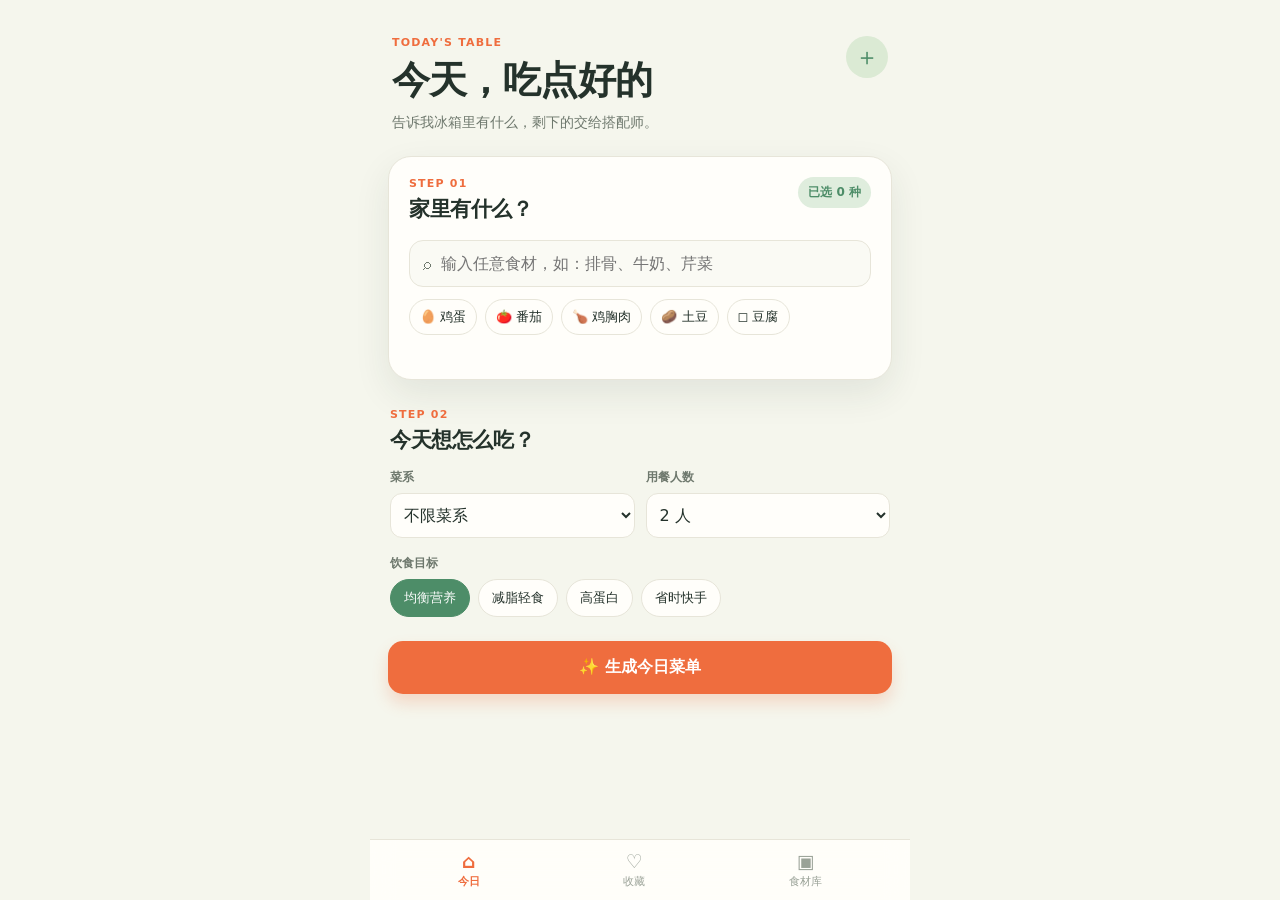
<file: index.html>
<!doctype html>
<html lang="zh-CN">
  <head>
    <meta charset="UTF-8" />
    <meta name="viewport" content="width=device-width, initial-scale=1.0" />
    <meta name="theme-color" content="#f5f6ed" />
    <meta name="description" content="根据家中现有食材和饮食偏好，为你智能搭配今天的菜单。" />
    <meta property="og:title" content="今天吃什么 · 智能菜单" />
    <meta property="og:description" content="告诉我冰箱里有什么，剩下的交给搭配师。" />
    <link rel="manifest" href="./manifest.webmanifest" />
    <link rel="icon" href="./icon.svg" type="image/svg+xml" />
    <title>今天吃什么 · 智能菜单</title>
    <link rel="stylesheet" href="./styles.css" />
  </head>
  <body>
    <main class="app-shell">
      <header class="hero">
        <div class="hero-copy">
          <p class="eyebrow">TODAY'S TABLE</p>
          <h1>今天，吃点好的</h1>
          <p>告诉我冰箱里有什么，剩下的交给搭配师。</p>
        </div>
        <button id="install-button" class="profile-button" type="button" aria-label="安装到设备" title="安装到设备">＋</button>
      </header>

      <section class="card pantry-card" aria-labelledby="pantry-title">
        <div class="section-heading">
          <div>
            <p class="section-kicker">STEP 01</p>
            <h2 id="pantry-title">家里有什么？</h2>
          </div>
          <span id="selected-count" class="count-badge">已选 0 种</span>
        </div>

        <div class="ingredient-search">
          <span aria-hidden="true">⌕</span>
          <input id="ingredient-search" type="search" placeholder="输入任意食材，如：排骨、牛奶、芹菜" autocomplete="off" />
        </div>
        <div class="quick-add" aria-label="常用食材">
          <button type="button" class="quick-chip" data-ingredient="鸡蛋">🥚 鸡蛋</button>
          <button type="button" class="quick-chip" data-ingredient="番茄">🍅 番茄</button>
          <button type="button" class="quick-chip" data-ingredient="鸡胸肉">🍗 鸡胸肉</button>
          <button type="button" class="quick-chip" data-ingredient="土豆">🥔 土豆</button>
          <button type="button" class="quick-chip" data-ingredient="豆腐">◻️ 豆腐</button>
        </div>
        <div id="selected-ingredients" class="selected-ingredients" aria-live="polite"></div>
        <div id="ingredient-results" class="ingredient-results" aria-live="polite"></div>
      </section>

      <section class="preferences" aria-labelledby="preference-title">
        <div class="section-heading compact-heading">
          <div>
            <p class="section-kicker">STEP 02</p>
            <h2 id="preference-title">今天想怎么吃？</h2>
          </div>
        </div>
        <div class="preference-row">
          <label>
            <span>菜系</span>
            <select id="cuisine-select">
              <option value="不限">不限菜系</option>
              <option value="家常">家常菜</option>
              <option value="川味">川味</option>
              <option value="粤式">粤式</option>
              <option value="江南">江南菜</option>
              <option value="闽南">闽南菜</option>
              <option value="北方">北方菜</option>
              <option value="轻食">轻食</option>
            </select>
          </label>
          <label>
            <span>用餐人数</span>
            <select id="people-select">
              <option value="1">1 人</option>
              <option value="2" selected>2 人</option>
              <option value="3">3 人</option>
              <option value="4">4 人</option>
            </select>
          </label>
        </div>
        <p class="option-label">饮食目标</p>
        <div class="goal-options" role="group" aria-label="饮食目标">
          <button type="button" class="goal-chip active" data-goal="均衡营养">均衡营养</button>
          <button type="button" class="goal-chip" data-goal="减脂轻食">减脂轻食</button>
          <button type="button" class="goal-chip" data-goal="高蛋白">高蛋白</button>
          <button type="button" class="goal-chip" data-goal="省时快手">省时快手</button>
        </div>
      </section>

      <button id="recommend-button" class="recommend-button" type="button">
        <span>✨</span> 生成今日菜单
      </button>

      <section id="recommendation" class="recommendation hidden" aria-live="polite">
        <div class="recommendation-topline">
          <div>
            <p class="section-kicker">YOUR MENU</p>
            <h2>为你搭配这一餐</h2>
          </div>
          <button id="refresh-button" class="text-button" type="button">↻ 换一批</button>
        </div>
        <p id="menu-reason" class="menu-reason"></p>
        <div id="dish-list" class="dish-list"></div>
        <div id="nutrition-summary" class="nutrition-summary"></div>
        <button id="shopping-button" class="shopping-button" type="button">查看缺少的食材</button>
      </section>

      <section id="favorites-panel" class="utility-page hidden" aria-labelledby="favorites-title">
        <div class="section-heading">
          <div>
            <p class="section-kicker">MY RECIPES</p>
            <h2 id="favorites-title">我的收藏</h2>
          </div>
          <span id="favorites-count" class="count-badge">0 道菜</span>
        </div>
        <p class="utility-intro">在菜谱详情页点“收藏这道菜”，下次就能在这里快速找到。</p>
        <div id="favorites-list" class="dish-list"></div>
      </section>

      <section id="library-panel" class="utility-page hidden" aria-labelledby="library-title">
        <div class="section-heading">
          <div>
            <p class="section-kicker">INGREDIENT LIBRARY</p>
            <h2 id="library-title">食材库</h2>
          </div>
          <span class="count-badge">点选即可添加</span>
        </div>
        <p class="utility-intro">按类别挑选家里现有的食材，它们会自动加入首页的“家里有什么”。</p>
        <div id="library-list" class="library-list"></div>
      </section>
    </main>

    <nav class="bottom-nav" aria-label="底部导航">
      <button class="nav-item active" type="button" data-view="today"><span>⌂</span>今日</button>
      <button class="nav-item" type="button" data-view="favorites"><span>♡</span>收藏</button>
      <button class="nav-item" type="button" data-view="library"><span>▣</span>食材库</button>
    </nav>

    <dialog id="recipe-dialog" class="recipe-dialog">
      <button class="dialog-close" type="button" aria-label="关闭">×</button>
      <div id="recipe-content"></div>
    </dialog>
    <dialog id="shopping-dialog" class="shopping-dialog">
      <button class="dialog-close" type="button" aria-label="关闭">×</button>
      <h2>补货清单</h2>
      <p>完成这套餐食，只差这些：</p>
      <ul id="shopping-list"></ul>
      <button class="dialog-action" type="button">保存到采购清单</button>
    </dialog>

    <script src="./app.js?v=5"></script>
  </body>
</html>
</file>
<file: styles.css>
:root {
  --ink: #24322b;
  --muted: #6e786d;
  --paper: #f5f6ed;
  --card: #fffefa;
  --orange: #ef6d3e;
  --orange-dark: #d9582d;
  --green: #4d8d68;
  --green-light: #dfeddd;
  --line: #e7e5d9;
  --shadow: 0 14px 36px rgba(38, 60, 43, .09);
}

* { box-sizing: border-box; }
body { margin: 0; color: var(--ink); background: var(--paper); font-family: "Microsoft YaHei", "PingFang SC", system-ui, sans-serif; }
button, input, select { font: inherit; }
button { cursor: pointer; }
.app-shell { width: min(100%, 540px); margin: 0 auto; padding: 24px 18px 108px; }
.hero { display: flex; align-items: start; justify-content: space-between; padding: 12px 4px 24px; }
.eyebrow, .section-kicker { margin: 0; color: var(--orange); font-size: 11px; font-weight: 700; letter-spacing: 1.2px; }
.hero h1 { margin: 6px 0 8px; font-size: clamp(31px, 8vw, 38px); letter-spacing: -.9px; }
.hero p:not(.eyebrow) { margin: 0; color: var(--muted); font-size: 14px; }
.profile-button { border: 0; border-radius: 50%; background: #dbead4; width: 42px; height: 42px; color: var(--green); font-size: 24px; font-weight: 400; line-height: 1; }
.profile-button.install-ready { background: var(--green); color: #fff; }
.card { padding: 20px; border: 1px solid var(--line); border-radius: 23px; background: var(--card); box-shadow: var(--shadow); }
.section-heading { display: flex; align-items: start; justify-content: space-between; gap: 12px; }
.section-heading h2, .recommendation h2 { margin: 5px 0 0; font-size: 21px; letter-spacing: -.4px; }
.count-badge { padding: 7px 10px; border-radius: 999px; color: var(--green); background: var(--green-light); font-size: 12px; font-weight: 700; white-space: nowrap; }
.ingredient-search { display: flex; gap: 10px; align-items: center; margin: 17px 0 12px; padding: 0 13px; border: 1px solid var(--line); border-radius: 14px; background: #fafaf4; color: var(--muted); }
.ingredient-search input { width: 100%; padding: 13px 0; border: 0; outline: 0; background: transparent; color: var(--ink); }
.quick-add, .goal-options, .selected-ingredients { display: flex; flex-wrap: wrap; gap: 8px; }
.quick-chip, .goal-chip, .ingredient-option { border: 1px solid var(--line); border-radius: 999px; background: var(--card); color: var(--ink); font-size: 13px; }
.quick-chip { padding: 8px 10px; }
.quick-chip:hover, .goal-chip:hover { border-color: #aacbaf; background: #f1f8ed; }
.selected-ingredients { margin-top: 16px; }
.selected-tag { display: inline-flex; align-items: center; gap: 7px; padding: 8px 11px; border-radius: 10px; background: #f9e7dd; color: #a84828; font-size: 13px; font-weight: 700; }
.selected-tag button { border: 0; padding: 0; background: transparent; color: inherit; font-size: 17px; line-height: 12px; }
.ingredient-results { display: grid; gap: 8px; margin-top: 8px; }
.ingredient-option { padding: 10px; text-align: left; }
.preferences { padding: 28px 2px 24px; }
.compact-heading { margin-bottom: 15px; }
.preference-row { display: grid; grid-template-columns: 1fr 1fr; gap: 11px; }
label span, .option-label { display: block; margin: 0 0 7px; color: var(--muted); font-size: 12px; font-weight: 700; }
select { width: 100%; padding: 11px 9px; border: 1px solid var(--line); border-radius: 12px; outline-color: var(--green); background: var(--card); color: var(--ink); }
.option-label { margin-top: 17px; }
.goal-chip { padding: 9px 13px; }
.goal-chip.active { border-color: var(--green); background: var(--green); color: white; }
.recommend-button { width: 100%; padding: 16px; border: 0; border-radius: 15px; background: var(--orange); color: #fff; box-shadow: 0 9px 16px rgba(239,109,62,.22); font-size: 16px; font-weight: 700; transition: transform .2s, background .2s; }
.recommend-button:hover { background: var(--orange-dark); transform: translateY(-1px); }
.recommendation { margin-top: 30px; padding: 22px 20px; border-radius: 23px; background: #e8f1df; }
.hidden { display: none; }
.recommendation-topline { display: flex; align-items: start; justify-content: space-between; }
.text-button { border: 0; padding: 7px 0 7px 10px; background: transparent; color: var(--green); font-size: 13px; font-weight: 700; }
.menu-reason { margin: 11px 0 17px; color: #58705d; font-size: 13px; line-height: 1.55; }
.dish-list { display: grid; gap: 11px; }
.dish-card { display: grid; grid-template-columns: 54px 1fr auto; align-items: center; gap: 12px; padding: 11px; border: 0; border-radius: 16px; background: var(--card); text-align: left; color: var(--ink); box-shadow: 0 3px 9px rgba(52,76,52,.06); }
.dish-emoji { display: grid; place-items: center; width: 54px; height: 54px; border-radius: 13px; background: #f8e9d7; font-size: 28px; }
.dish-card:nth-child(2) .dish-emoji { background: #e5eee1; }
.dish-card:nth-child(3) .dish-emoji { background: #f1e9cf; }
.dish-name { display: block; margin-bottom: 5px; font-size: 15px; font-weight: 700; }
.dish-meta { color: var(--muted); font-size: 12px; }
.dish-arrow { color: var(--orange); font-size: 21px; }
.nutrition-summary { display: flex; justify-content: space-around; margin: 17px 0; padding: 13px 0; border-top: 1px solid #cdddca; border-bottom: 1px solid #cdddca; }
.nutrition-summary div { text-align: center; }
.nutrition-summary strong { display: block; color: var(--green); font-size: 16px; }
.nutrition-summary span { color: var(--muted); font-size: 11px; }
.shopping-button, .dialog-action { width: 100%; padding: 12px; border: 1px solid var(--green); border-radius: 12px; background: transparent; color: var(--green); font-size: 14px; font-weight: 700; }
.utility-page { margin-top: 22px; padding: 22px 20px; border: 1px solid var(--line); border-radius: 23px; background: var(--card); box-shadow: var(--shadow); }
.utility-intro { margin: 10px 0 16px; color: var(--muted); font-size: 13px; line-height: 1.6; }
.library-list { display: grid; gap: 17px; }
.library-group h3 { margin: 0 0 9px; color: var(--green); font-size: 14px; }
.library-chips { display: flex; flex-wrap: wrap; gap: 8px; }
.library-chip { border: 1px solid var(--line); border-radius: 999px; padding: 8px 11px; background: #fafaf4; color: var(--ink); font-size: 13px; }
.library-chip.is-added { border-color: var(--green); background: var(--green-light); color: var(--green); font-weight: 700; }
.empty-state { padding: 21px 13px; border: 1px dashed #b8cbb8; border-radius: 14px; color: var(--muted); text-align: center; font-size: 13px; line-height: 1.6; }
.favorite-action { width: 100%; margin-top: 20px; padding: 12px; border: 1px solid var(--orange); border-radius: 12px; background: #fff7f2; color: var(--orange); font-size: 14px; font-weight: 700; }
.favorite-action.is-favorited { border-color: var(--orange); background: var(--orange); color: #fff; }
.bottom-nav { position: fixed; z-index: 2; bottom: 0; left: 50%; display: flex; justify-content: space-around; width: min(100%, 540px); padding: 9px 16px max(10px, env(safe-area-inset-bottom)); transform: translateX(-50%); border-top: 1px solid var(--line); background: rgba(255,254,250,.95); backdrop-filter: blur(12px); }
.nav-item { display: grid; gap: 2px; border: 0; background: transparent; color: #9aa297; font-size: 11px; }
.nav-item span { font-size: 19px; }
.nav-item.active { color: var(--orange); font-weight: 700; }
dialog { width: min(calc(100% - 32px), 460px); border: 0; border-radius: 23px; color: var(--ink); background: var(--card); box-shadow: 0 22px 60px rgba(0,0,0,.22); }
dialog::backdrop { background: rgba(28, 47, 35, .36); }
.recipe-dialog { padding: 28px 23px 23px; }
.shopping-dialog { padding: 30px 24px 23px; }
.dialog-close { float: right; border: 0; background: transparent; color: var(--muted); font-size: 28px; line-height: 22px; }
.recipe-category { color: var(--orange); font-size: 12px; font-weight: 700; letter-spacing: 1px; }
.recipe-title { margin: 7px 0; font-size: 25px; }
.recipe-info { margin: 0; color: var(--muted); font-size: 13px; }
.recipe-section-title { margin: 21px 0 9px; font-size: 15px; }
.recipe-ingredients, .recipe-steps, .shopping-dialog ul { margin: 0; padding-left: 20px; color: #45584a; font-size: 14px; line-height: 1.9; }
.shopping-dialog h2 { margin: 0 0 7px; }
.shopping-dialog p { margin: 0 0 14px; color: var(--muted); font-size: 14px; }
.dialog-action { margin-top: 19px; background: var(--green); color: #fff; }
@media (max-width: 360px) { .app-shell { padding-inline: 13px; } .dish-card { grid-template-columns: 48px 1fr auto; gap: 9px; } .dish-emoji { width: 48px; height: 48px; } }
</file>
